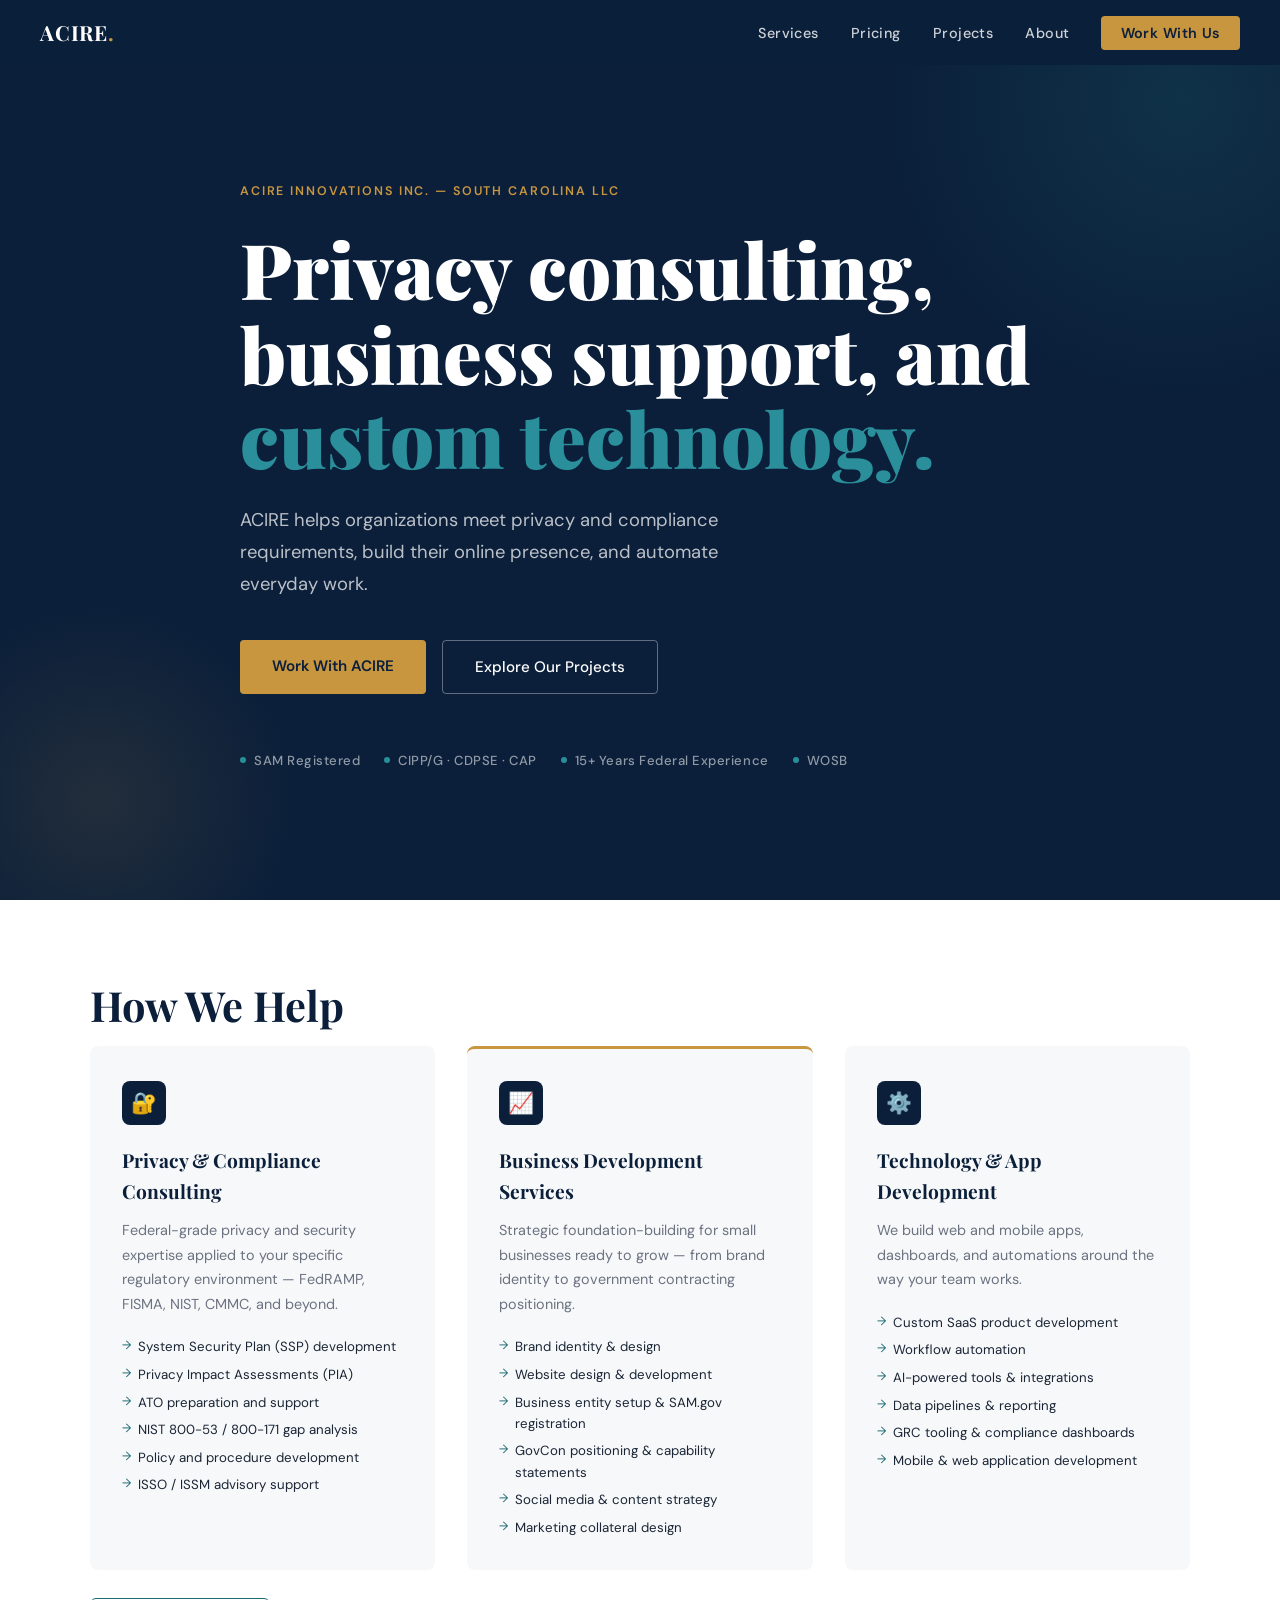
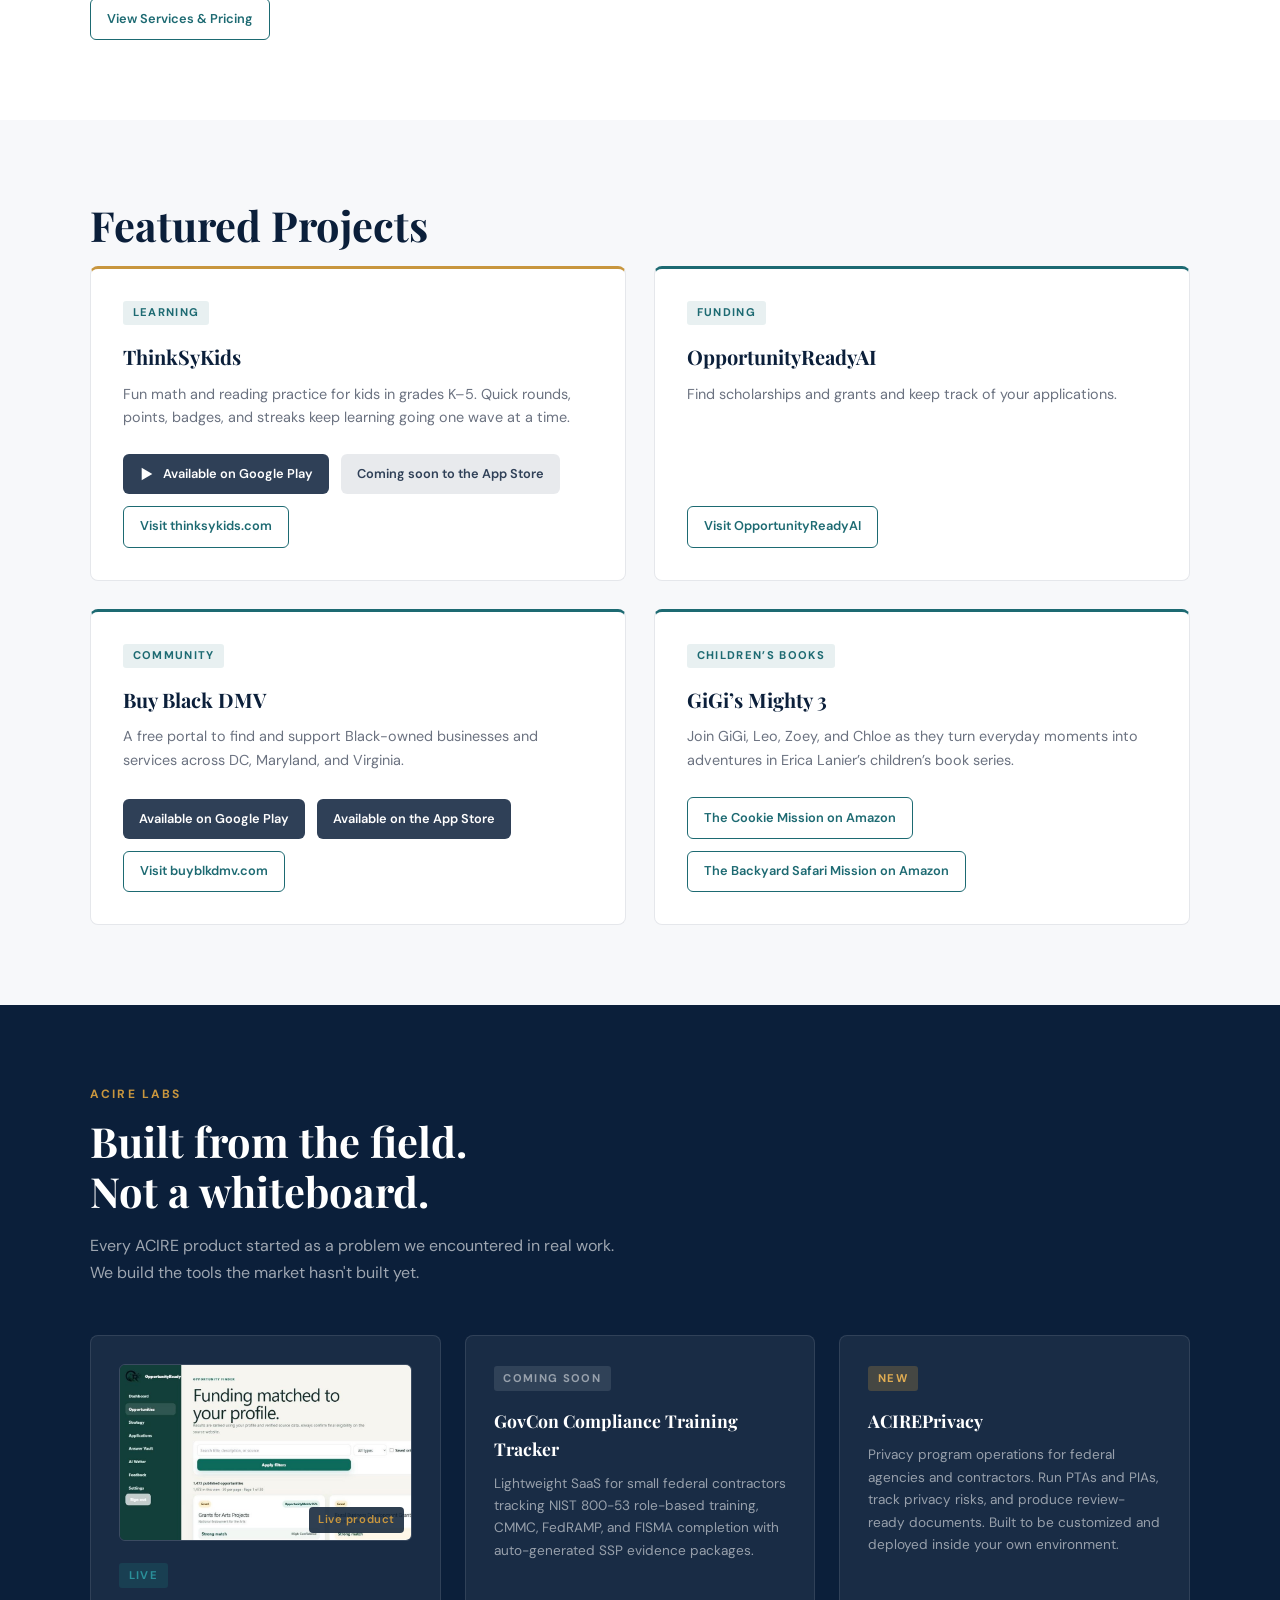
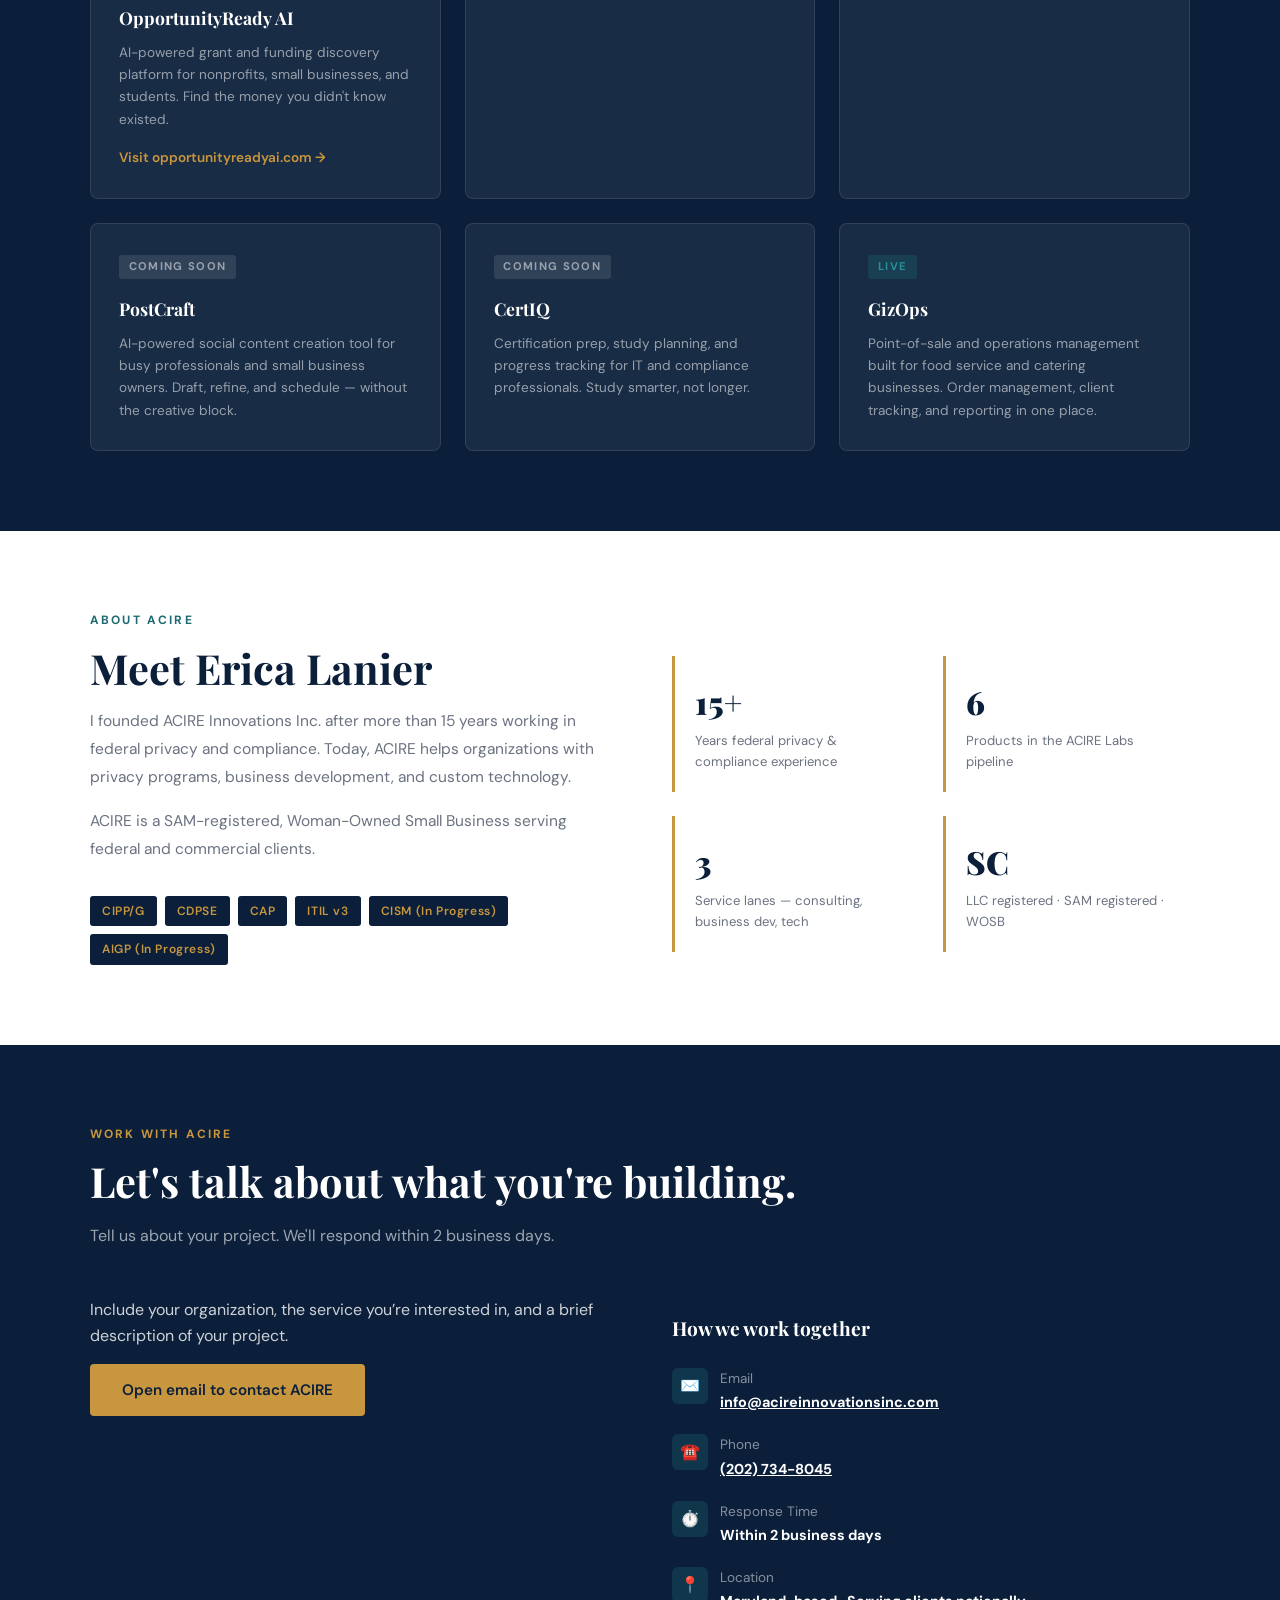
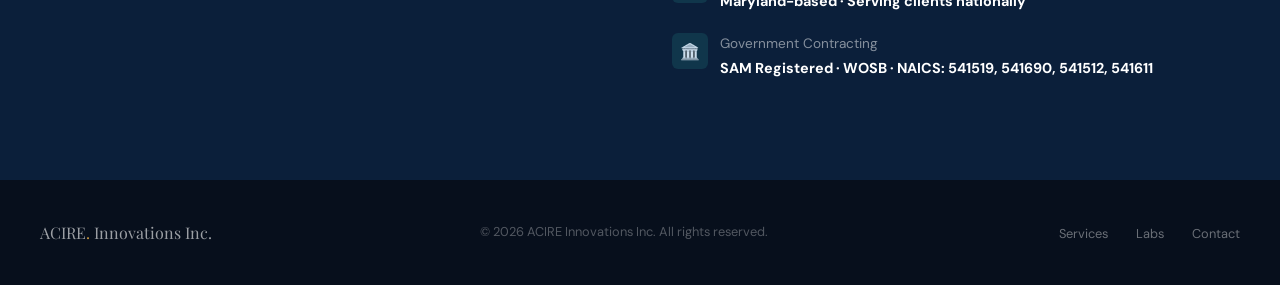
<file: index.html>
<!DOCTYPE html>
<html lang="en">
<head>
  <meta charset="UTF-8" />
  <meta name="viewport" content="width=device-width, initial-scale=1.0" />
  <title>ACIRE Innovations Inc. | Privacy, Business &amp; Technology Consulting</title>
  <link rel="preconnect" href="https://fonts.googleapis.com" />
  <link href="https://fonts.googleapis.com/css2?family=DM+Sans:wght@300;400;500;600&family=Playfair+Display:wght@700;900&display=swap" rel="stylesheet" />
  <link rel="stylesheet" href="/styles.css" />
</head>
<body>

<!-- NAV -->
<nav>
  <a href="#" class="nav-logo">ACIRE<span>.</span></a>
  <button type="button" class="hamburger" aria-label="Main menu" aria-expanded="false" aria-controls="main-menu">☰</button>
  <ul class="nav-links" id="main-menu">
    <li><a href="#services">Services</a></li>
    <li><a href="/services-pricing.html">Pricing</a></li>
    <li><a href="#community">Projects</a></li>
    <li><a href="#about">About</a></li>
    <li><a href="#contact" class="nav-cta">Work With Us</a></li>
  </ul>
</nav>

<!-- HERO -->
<section class="hero">
  <div class="hero-inner">
    <span class="hero-eyebrow">ACIRE Innovations Inc. — South Carolina LLC</span>
    <h1>Privacy consulting, business support, and <em>custom technology.</em></h1>
    <p class="hero-sub">ACIRE helps organizations meet privacy and compliance requirements, build their online presence, and automate everyday work.</p>
    <div class="hero-actions">
      <a href="#contact" class="btn-primary">Work With ACIRE</a>
      <a href="#community" class="btn-outline">Explore Our Projects</a>
    </div>
    <div class="hero-badges">
      <span class="badge"><span class="badge-dot"></span> SAM Registered</span>
      <span class="badge"><span class="badge-dot"></span> CIPP/G · CDPSE · CAP</span>
      <span class="badge"><span class="badge-dot"></span> 15+ Years Federal Experience</span>
      <span class="badge"><span class="badge-dot"></span> WOSB</span>
    </div>
  </div>
</section>

<!-- SERVICES -->
<section id="services">
  <div class="section-inner">
    <h2 class="section-title">How We Help</h2>
    <div class="services-grid">
      <div class="service-card">
        <div class="service-icon">🔐</div>
        <h3>Privacy & Compliance Consulting</h3>
        <p>Federal-grade privacy and security expertise applied to your specific regulatory environment — FedRAMP, FISMA, NIST, CMMC, and beyond.</p>
        <ul class="service-list">
          <li>System Security Plan (SSP) development</li>
          <li>Privacy Impact Assessments (PIA)</li>
          <li>ATO preparation and support</li>
          <li>NIST 800-53 / 800-171 gap analysis</li>
          <li>Policy and procedure development</li>
          <li>ISSO / ISSM advisory support</li>
        </ul>
      </div>
      <div class="service-card accent">
        <div class="service-icon">📈</div>
        <h3>Business Development Services</h3>
        <p>Strategic foundation-building for small businesses ready to grow — from brand identity to government contracting positioning.</p>
        <ul class="service-list">
          <li>Brand identity & design</li>
          <li>Website design & development</li>
          <li>Business entity setup & SAM.gov registration</li>
          <li>GovCon positioning & capability statements</li>
          <li>Social media & content strategy</li>
          <li>Marketing collateral design</li>
        </ul>
      </div>
      <div class="service-card">
        <div class="service-icon">⚙️</div>
        <h3>Technology & App Development</h3>
        <p>We build web and mobile apps, dashboards, and automations around the way your team works.</p>
        <ul class="service-list">
          <li>Custom SaaS product development</li>
          <li>Workflow automation</li>
          <li>AI-powered tools & integrations</li>
          <li>Data pipelines & reporting</li>
          <li>GRC tooling & compliance dashboards</li>
          <li>Mobile & web application development</li>
        </ul>
      </div>
    </div>
    <p id="business"><a class="community-link" href="/services-pricing.html">View Services &amp; Pricing</a></p>
  </div>
</section>

<!-- EVERYDAY COMMUNITY -->
<section id="community" class="community">
  <div class="section-inner">
    <h2 class="section-title">Featured Projects</h2>
    <div class="community-grid">
      <div class="community-card accent">
        <span class="lab-tag">Learning</span>
        <h3>ThinkSyKids</h3>
        <p>Fun math and reading practice for kids in grades K–5. Quick rounds, points, badges, and streaks keep learning going one wave at a time.</p>
        <div class="community-links">
          <span class="play-badge"><svg viewBox="0 0 24 24" aria-hidden="true"><path d="M4 2.5v19l16-9.5z"/></svg> Available on Google Play</span>
          <span class="play-badge soon">Coming soon to the App Store</span>
          <a class="community-link" href="https://thinksykids.com" target="_blank" rel="noopener">Visit thinksykids.com</a>
        </div>
      </div>
      <div class="community-card">
        <span class="lab-tag">Funding</span>
        <h3>OpportunityReadyAI</h3>
        <p>Find scholarships and grants and keep track of your applications.</p>
        <div class="community-links">
          <a class="community-link" href="https://opportunityreadyai.com" target="_blank" rel="noopener">Visit OpportunityReadyAI</a>
        </div>
      </div>
      <div class="community-card">
        <span class="lab-tag">Community</span>
        <h3>Buy Black DMV</h3>
        <p>A free portal to find and support Black-owned businesses and services across DC, Maryland, and Virginia.</p>
        <div class="community-links">
          <span class="play-badge">Available on Google Play</span>
          <span class="play-badge">Available on the App Store</span>
          <a class="community-link" href="https://buyblkdmv.com/" target="_blank" rel="noopener">Visit buyblkdmv.com</a>
        </div>
      </div>
      <div class="community-card" id="gigis-mighty-3">
        <span class="lab-tag">Children’s Books</span>
        <h3>GiGi’s Mighty 3</h3>
        <p>Join GiGi, Leo, Zoey, and Chloe as they turn everyday moments into adventures in Erica Lanier’s children’s book series.</p>
        <div class="community-links">
          <a class="community-link" href="https://www.amazon.com/dp/B0HN4SB9DP" target="_blank" rel="noopener">The Cookie Mission on Amazon</a>
          <a class="community-link" href="https://www.amazon.com/dp/B0HKTYDGM4" target="_blank" rel="noopener">The Backyard Safari Mission on Amazon</a>
        </div>
      </div>
    </div>
  </div>
</section>

<!-- ACIRE LABS -->
<section id="labs" class="labs">
  <div class="section-inner">
    <span class="section-eyebrow">ACIRE Labs</span>
    <h2 class="section-title">Built from the field.<br>Not a whiteboard.</h2>
    <p class="section-sub">Every ACIRE product started as a problem we encountered in real work. We build the tools the market hasn't built yet.</p>
    <div class="labs-grid">
      <div class="lab-card">
        <figure class="lab-shot">
          <img src="[data-uri]" alt="OpportunityReady AI opportunity finder showing funding matched to a user profile" loading="lazy">
          <figcaption>Live product</figcaption>
        </figure>
        <span class="lab-tag live">Live</span>
        <h3>OpportunityReady AI</h3>
        <p>AI-powered grant and funding discovery platform for nonprofits, small businesses, and students. Find the money you didn't know existed.</p>
        <a class="lab-link" href="https://opportunityreadyai.com" target="_blank" rel="noopener">Visit opportunityreadyai.com →</a>
      </div>
      <div class="lab-card">
        <span class="lab-tag soon">Coming Soon</span>
        <h3>GovCon Compliance Training Tracker</h3>
        <p>Lightweight SaaS for small federal contractors tracking NIST 800-53 role-based training, CMMC, FedRAMP, and FISMA completion with auto-generated SSP evidence packages.</p>
      </div>
      <div class="lab-card">
        <span class="lab-tag beta">New</span>
        <h3>ACIREPrivacy</h3>
        <p>Privacy program operations for federal agencies and contractors. Run PTAs and PIAs, track privacy risks, and produce review-ready documents. Built to be customized and deployed inside your own environment.</p>
      </div>
      <div class="lab-card">
        <span class="lab-tag soon">Coming Soon</span>
        <h3>PostCraft</h3>
        <p>AI-powered social content creation tool for busy professionals and small business owners. Draft, refine, and schedule — without the creative block.</p>
      </div>
      <div class="lab-card">
        <span class="lab-tag soon">Coming Soon</span>
        <h3>CertIQ</h3>
        <p>Certification prep, study planning, and progress tracking for IT and compliance professionals. Study smarter, not longer.</p>
      </div>
      <div class="lab-card">
        <span class="lab-tag live">Live</span>
        <h3>GizOps</h3>
        <p>Point-of-sale and operations management built for food service and catering businesses. Order management, client tracking, and reporting in one place.</p>
      </div>
    </div>
  </div>
</section>

<!-- ABOUT -->
<section id="about">
  <div class="section-inner">
    <div class="about-grid">
      <div class="about-text">
        <span class="section-eyebrow">About ACIRE</span>
        <h2 class="section-title">Meet Erica Lanier</h2>
        <p>I founded ACIRE Innovations Inc. after more than 15 years working in federal privacy and compliance. Today, ACIRE helps organizations with privacy programs, business development, and custom technology.</p>
        <p>ACIRE is a SAM-registered, Woman-Owned Small Business serving federal and commercial clients.</p>
        <div class="about-certs">
          <span class="cert-chip">CIPP/G</span>
          <span class="cert-chip">CDPSE</span>
          <span class="cert-chip">CAP</span>
          <span class="cert-chip">ITIL v3</span>
          <span class="cert-chip">CISM (In Progress)</span>
          <span class="cert-chip">AIGP (In Progress)</span>
        </div>
      </div>
      <div>
        <div class="about-stats">
          <div class="stat-box">
            <div class="stat-num">15+</div>
            <div class="stat-label">Years federal privacy & compliance experience</div>
          </div>
          <div class="stat-box">
            <div class="stat-num">6</div>
            <div class="stat-label">Products in the ACIRE Labs pipeline</div>
          </div>
          <div class="stat-box">
            <div class="stat-num">3</div>
            <div class="stat-label">Service lanes — consulting, business dev, tech</div>
          </div>
          <div class="stat-box">
            <div class="stat-num">SC</div>
            <div class="stat-label">LLC registered · SAM registered · WOSB</div>
          </div>
        </div>
      </div>
    </div>
  </div>
</section>

<!-- CONTACT -->
<section id="contact" class="contact">
  <div class="section-inner">
    <span class="section-eyebrow">Work With ACIRE</span>
    <h2 class="section-title">Let's talk about what you're building.</h2>
    <p class="section-sub">Tell us about your project. We'll respond within 2 business days.</p>
    <div class="contact-grid">
      <div class="contact-email">
        <p>Include your organization, the service you’re interested in, and a brief description of your project.</p>
        <a class="btn-primary" href="mailto:info@acireinnovationsinc.com?subject=ACIRE%20project%20inquiry">Open email to contact ACIRE</a>
      </div>
      <div class="contact-info">
        <h3>How we work together</h3>
        <div class="contact-item">
          <div class="contact-item-icon">✉️</div>
          <div class="contact-item-text">
            <p>Email</p>
            <strong><a href="mailto:info@acireinnovationsinc.com">info@acireinnovationsinc.com</a></strong>
          </div>
        </div>
        <div class="contact-item">
          <div class="contact-item-icon" aria-hidden="true">☎️</div>
          <div class="contact-item-text">
            <p>Phone</p>
            <strong><a href="tel:+12027348045">(202) 734-8045</a></strong>
          </div>
        </div>
        <div class="contact-item">
          <div class="contact-item-icon">⏱️</div>
          <div class="contact-item-text">
            <p>Response Time</p>
            <strong>Within 2 business days</strong>
          </div>
        </div>
        <div class="contact-item">
          <div class="contact-item-icon">📍</div>
          <div class="contact-item-text">
            <p>Location</p>
            <strong>Maryland-based · Serving clients nationally</strong>
          </div>
        </div>
        <div class="contact-item">
          <div class="contact-item-icon">🏛️</div>
          <div class="contact-item-text">
            <p>Government Contracting</p>
            <strong>SAM Registered · WOSB · NAICS: 541519, 541690, 541512, 541611</strong>
          </div>
        </div>
      </div>
    </div>
  </div>
</section>

<!-- FOOTER -->
<footer>
  <div class="footer-logo">ACIRE<span>.</span> Innovations Inc.</div>
  <p>© 2026 ACIRE Innovations Inc. All rights reserved.</p>
  <div>
    <a href="#services">Services</a>
    <a href="#labs">Labs</a>
    <a href="#contact">Contact</a>
  </div>
</footer>

<script>
  const menuButton = document.querySelector('.hamburger');
  const menu = document.getElementById('main-menu');

  function setMenuOpen(open) {
    menu.classList.toggle('open', open);
    menuButton.setAttribute('aria-expanded', String(open));
  }

  menuButton.addEventListener('click', () => setMenuOpen(!menu.classList.contains('open')));
  menu.querySelectorAll('a').forEach(link => {
    link.addEventListener('click', () => {
      if (menu.classList.contains('open')) menuButton.focus();
      setMenuOpen(false);
    });
  });
  document.querySelector('nav').addEventListener('keydown', event => {
    if (event.key === 'Escape' && menu.classList.contains('open')) {
      setMenuOpen(false);
      menuButton.focus();
    }
  });

</script>
</body>
</html>
</file>
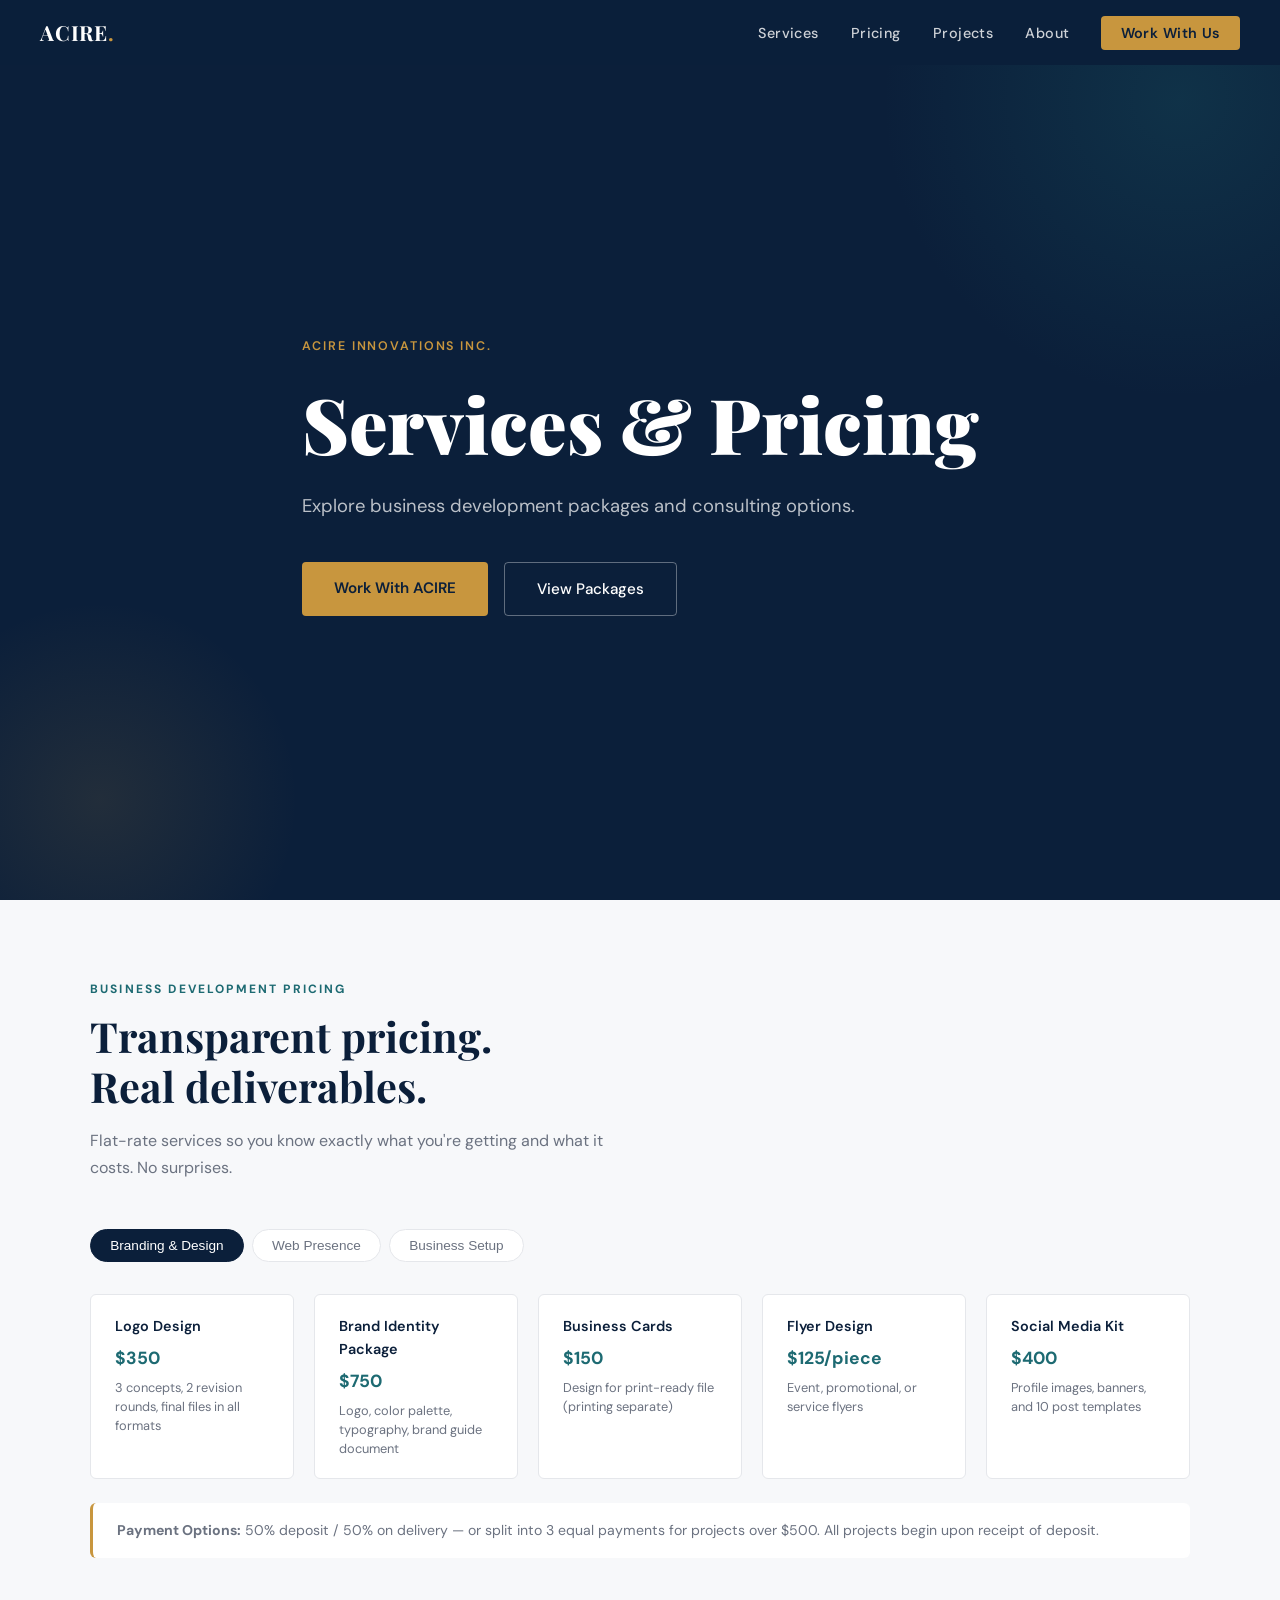
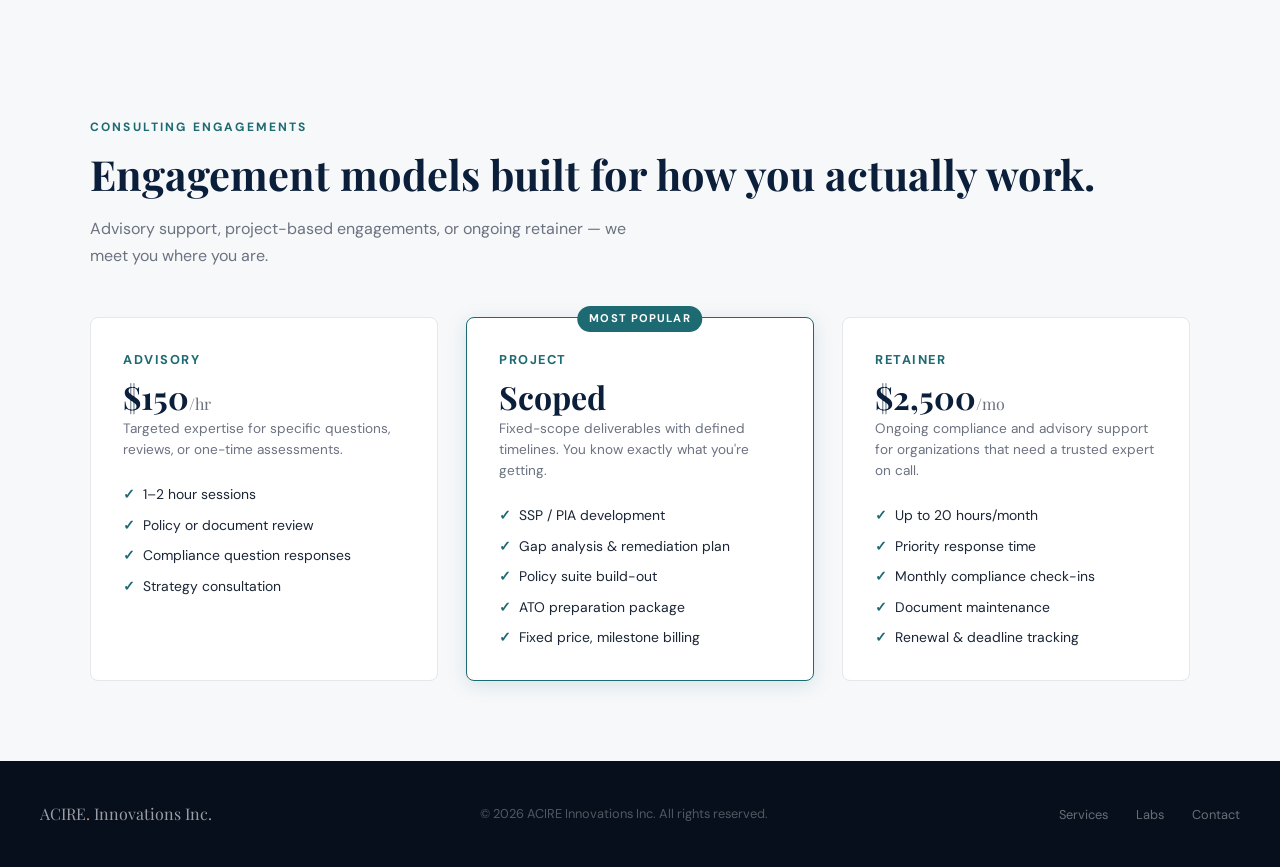
<file: services-pricing.html>
<!DOCTYPE html>
<html lang="en">
<head>
  <meta charset="UTF-8" />
  <meta name="viewport" content="width=device-width, initial-scale=1.0" />
  <title>Services &amp; Pricing | ACIRE Innovations Inc.</title>
  <link rel="preconnect" href="https://fonts.googleapis.com" />
  <link href="https://fonts.googleapis.com/css2?family=DM+Sans:wght@300;400;500;600&family=Playfair+Display:wght@700;900&display=swap" rel="stylesheet" />
  <link rel="stylesheet" href="/styles.css" />
</head>
<body>

<!-- NAV -->
<nav>
  <a href="/" class="nav-logo">ACIRE<span>.</span></a>
  <button type="button" class="hamburger" aria-label="Main menu" aria-expanded="false" aria-controls="main-menu">☰</button>
  <ul class="nav-links" id="main-menu">
    <li><a href="/#services">Services</a></li>
    <li><a href="/services-pricing.html" aria-current="page">Pricing</a></li>
    <li><a href="/#community">Projects</a></li>
    <li><a href="/#about">About</a></li>
    <li><a href="/#contact" class="nav-cta">Work With Us</a></li>
  </ul>
</nav>

<section class="hero">
  <div class="hero-inner">
    <span class="hero-eyebrow">ACIRE Innovations Inc.</span>
    <h1>Services &amp; Pricing</h1>
    <p class="hero-sub">Explore business development packages and consulting options.</p>
    <div class="hero-actions">
      <a href="/#contact" class="btn-primary">Work With ACIRE</a>
      <a href="#business" class="btn-outline">View Packages</a>
    </div>
  </div>
</section>

<!-- BUSINESS DEV PRICING -->
<section id="business" class="biz-dev">
  <div class="section-inner">
    <span class="section-eyebrow">Business Development Pricing</span>
    <h2 class="section-title">Transparent pricing.<br>Real deliverables.</h2>
    <p class="section-sub">Flat-rate services so you know exactly what you're getting and what it costs. No surprises.</p>

    <div class="pricing-tabs">
      <button type="button" class="tab-btn active" aria-controls="branding" aria-pressed="true">Branding & Design</button>
      <button type="button" class="tab-btn" aria-controls="web" aria-pressed="false">Web Presence</button>
      <button type="button" class="tab-btn" aria-controls="setup" aria-pressed="false">Business Setup</button>
    </div>

    <div id="branding" class="tab-panel active">
      <div class="pricing-grid">
        <div class="price-item">
          <h4>Logo Design</h4>
          <div class="price">$350</div>
          <p>3 concepts, 2 revision rounds, final files in all formats</p>
        </div>
        <div class="price-item">
          <h4>Brand Identity Package</h4>
          <div class="price">$750</div>
          <p>Logo, color palette, typography, brand guide document</p>
        </div>
        <div class="price-item">
          <h4>Business Cards</h4>
          <div class="price">$150</div>
          <p>Design for print-ready file (printing separate)</p>
        </div>
        <div class="price-item">
          <h4>Flyer Design</h4>
          <div class="price">$125/piece</div>
          <p>Event, promotional, or service flyers</p>
        </div>
        <div class="price-item">
          <h4>Social Media Kit</h4>
          <div class="price">$400</div>
          <p>Profile images, banners, and 10 post templates</p>
        </div>
      </div>
    </div>

    <div id="web" class="tab-panel">
      <div class="pricing-grid">
        <div class="price-item">
          <h4>Landing Page</h4>
          <div class="price">$800</div>
          <p>Single-page site with contact form and mobile optimization</p>
        </div>
        <div class="price-item">
          <h4>Multi-Page Site</h4>
          <div class="price">$1,500</div>
          <p>Up to 5 pages, contact form, mobile-responsive</p>
        </div>
        <div class="price-item">
          <h4>Full Business Site</h4>
          <div class="price">$2,500</div>
          <p>Up to 10 pages, blog, contact, analytics setup</p>
        </div>
      </div>
    </div>

    <div id="setup" class="tab-panel">
      <div class="pricing-grid">
        <div class="price-item">
          <h4>Complete Business Setup Bundle</h4>
          <div class="price">$650</div>
          <p>LLC formation guidance, EIN application, SAM.gov registration, business bank account guidance, license research</p>
        </div>
        <div class="price-item">
          <h4>SAM.gov Registration Only</h4>
          <div class="price">$200</div>
          <p>Full registration support and annual renewal reminder</p>
        </div>
        <div class="price-item">
          <h4>Capability Statement</h4>
          <div class="price">$300</div>
          <p>GovCon-ready one-pager with NAICS codes and past performance</p>
        </div>
      </div>
    </div>

    <div class="payment-note">
      <strong>Payment Options:</strong> 50% deposit / 50% on delivery — or split into 3 equal payments for projects over $500. All projects begin upon receipt of deposit.
    </div>
  </div>
</section>

<!-- CONSULTING TIERS -->
<section class="consulting-pricing">
  <div class="section-inner">
    <span class="section-eyebrow">Consulting Engagements</span>
    <h2 class="section-title">Engagement models built for how you actually work.</h2>
    <p class="section-sub">Advisory support, project-based engagements, or ongoing retainer — we meet you where you are.</p>
    <div class="tier-grid">
      <div class="tier-card">
        <h3>Advisory</h3>
        <div class="tier-price">$150<span style="font-size:1rem;font-weight:400;color:var(--gray)">/hr</span></div>
        <p class="tier-desc">Targeted expertise for specific questions, reviews, or one-time assessments.</p>
        <ul class="tier-list">
          <li>1–2 hour sessions</li>
          <li>Policy or document review</li>
          <li>Compliance question responses</li>
          <li>Strategy consultation</li>
        </ul>
      </div>
      <div class="tier-card featured">
        <span class="featured-badge">Most Popular</span>
        <h3>Project</h3>
        <div class="tier-price">Scoped</div>
        <p class="tier-desc">Fixed-scope deliverables with defined timelines. You know exactly what you're getting.</p>
        <ul class="tier-list">
          <li>SSP / PIA development</li>
          <li>Gap analysis & remediation plan</li>
          <li>Policy suite build-out</li>
          <li>ATO preparation package</li>
          <li>Fixed price, milestone billing</li>
        </ul>
      </div>
      <div class="tier-card">
        <h3>Retainer</h3>
        <div class="tier-price">$2,500<span style="font-size:1rem;font-weight:400;color:var(--gray)">/mo</span></div>
        <p class="tier-desc">Ongoing compliance and advisory support for organizations that need a trusted expert on call.</p>
        <ul class="tier-list">
          <li>Up to 20 hours/month</li>
          <li>Priority response time</li>
          <li>Monthly compliance check-ins</li>
          <li>Document maintenance</li>
          <li>Renewal & deadline tracking</li>
        </ul>
      </div>
    </div>
  </div>
</section>

<!-- FOOTER -->
<footer>
  <div class="footer-logo">ACIRE<span>.</span> Innovations Inc.</div>
  <p>© 2026 ACIRE Innovations Inc. All rights reserved.</p>
  <div>
    <a href="/#services">Services</a>
    <a href="/#labs">Labs</a>
    <a href="/#contact">Contact</a>
  </div>
</footer>

<script>
  const menuButton = document.querySelector('.hamburger');
  const menu = document.getElementById('main-menu');

  function setMenuOpen(open) {
    menu.classList.toggle('open', open);
    menuButton.setAttribute('aria-expanded', String(open));
  }

  menuButton.addEventListener('click', () => setMenuOpen(!menu.classList.contains('open')));
  menu.querySelectorAll('a').forEach(link => {
    link.addEventListener('click', () => {
      if (menu.classList.contains('open')) menuButton.focus();
      setMenuOpen(false);
    });
  });
  document.querySelector('nav').addEventListener('keydown', event => {
    if (event.key === 'Escape' && menu.classList.contains('open')) {
      setMenuOpen(false);
      menuButton.focus();
    }
  });

  const pricingButtons = document.querySelectorAll('.tab-btn');
  pricingButtons.forEach(button => {
    button.addEventListener('click', () => {
      pricingButtons.forEach(option => {
        const active = option === button;
        option.classList.toggle('active', active);
        option.setAttribute('aria-pressed', String(active));
        document.getElementById(option.getAttribute('aria-controls')).classList.toggle('active', active);
      });
    });
  });
</script>

</body>
</html>
</file>
<file: styles.css>
*, *::before, *::after { box-sizing: border-box; margin: 0; padding: 0; }

:root {
  --navy: #0B1F3A;
  --navy-mid: #112845;
  --teal: #1D6A72;
  --teal-light: #2A8F9A;
  --gold: #C8963E;
  --gold-light: #E0AC52;
  --white: #FFFFFF;
  --off-white: #F7F8FA;
  --gray: #6B7280;
  --gray-light: #E5E7EB;
  --text: #1A2535;
}

html { scroll-behavior: smooth; scroll-padding-top: 5rem; }
@media (prefers-reduced-motion: reduce) {
  html { scroll-behavior: auto; }
}

body {
  font-family: 'DM Sans', sans-serif;
  color: var(--text);
  background: var(--white);
  line-height: 1.6;
}

/* NAV */
nav {
  position: fixed;
  top: 0; left: 0; right: 0;
  background: rgba(11, 31, 58, 0.97);
  backdrop-filter: blur(8px);
  z-index: 100;
  padding: 1rem 2.5rem;
  display: flex;
  align-items: center;
  justify-content: space-between;
}

.nav-logo {
  font-family: 'Playfair Display', serif;
  color: var(--white);
  font-size: 1.3rem;
  font-weight: 700;
  letter-spacing: 0.04em;
  text-decoration: none;
}

.nav-logo span { color: var(--gold); }

.nav-links {
  display: flex;
  gap: 2rem;
  list-style: none;
}

.nav-links a {
  color: rgba(255,255,255,0.8);
  text-decoration: none;
  font-size: 0.9rem;
  font-weight: 500;
  letter-spacing: 0.03em;
  transition: color 0.2s;
}

.nav-links a:hover { color: var(--gold); }

.nav-cta {
  background: var(--gold);
  color: var(--navy) !important;
  padding: 0.5rem 1.2rem;
  border-radius: 4px;
  font-weight: 600 !important;
}

.nav-cta:hover { background: var(--gold-light) !important; color: var(--navy) !important; }

.hamburger { display: none; cursor: pointer; color: white; font-size: 1.5rem; background: none; border: none; }

/* HERO */
.hero {
  min-height: 100vh;
  background: var(--navy);
  display: flex;
  align-items: center;
  padding: 8rem 2.5rem 5rem;
  position: relative;
  overflow: hidden;
}

.hero::before {
  content: '';
  position: absolute;
  top: -200px; right: -200px;
  width: 600px; height: 600px;
  background: radial-gradient(circle, rgba(29,106,114,0.25) 0%, transparent 70%);
  pointer-events: none;
}

.hero::after {
  content: '';
  position: absolute;
  bottom: -100px; left: -100px;
  width: 400px; height: 400px;
  background: radial-gradient(circle, rgba(200,150,62,0.12) 0%, transparent 70%);
  pointer-events: none;
}

.hero-inner {
  max-width: 1100px;
  margin: 0 auto;
  position: relative;
  z-index: 1;
}

.hero-eyebrow {
  display: inline-block;
  font-size: 0.78rem;
  font-weight: 600;
  letter-spacing: 0.15em;
  text-transform: uppercase;
  color: var(--gold);
  margin-bottom: 1.5rem;
}

.hero h1 {
  font-family: 'Playfair Display', serif;
  font-size: clamp(2.8rem, 6vw, 5rem);
  font-weight: 900;
  color: var(--white);
  line-height: 1.1;
  margin-bottom: 1.5rem;
  max-width: 800px;
}

.hero h1 em {
  font-style: normal;
  color: var(--teal-light);
}

.hero-sub {
  font-size: 1.15rem;
  color: rgba(255,255,255,0.72);
  max-width: 560px;
  margin-bottom: 2.5rem;
  line-height: 1.75;
}

.hero-actions {
  display: flex;
  gap: 1rem;
  flex-wrap: wrap;
}

.btn-primary {
  background: var(--gold);
  color: var(--navy);
  padding: 0.85rem 2rem;
  border-radius: 4px;
  text-decoration: none;
  font-weight: 600;
  font-size: 0.95rem;
  transition: background 0.2s, transform 0.15s;
  display: inline-block;
}

.btn-primary:hover { background: var(--gold-light); transform: translateY(-1px); }

.btn-outline {
  border: 1.5px solid rgba(255,255,255,0.35);
  color: var(--white);
  padding: 0.85rem 2rem;
  border-radius: 4px;
  text-decoration: none;
  font-weight: 500;
  font-size: 0.95rem;
  transition: border-color 0.2s, background 0.2s;
  display: inline-block;
}

.btn-outline:hover { border-color: var(--teal-light); background: rgba(29,106,114,0.15); }

.hero-badges {
  display: flex;
  gap: 1.5rem;
  margin-top: 3.5rem;
  flex-wrap: wrap;
}

.badge {
  display: flex;
  align-items: center;
  gap: 0.5rem;
  color: rgba(255,255,255,0.55);
  font-size: 0.82rem;
  font-weight: 500;
  letter-spacing: 0.04em;
}

.badge-dot {
  width: 6px; height: 6px;
  border-radius: 50%;
  background: var(--teal-light);
}

/* SECTION SHARED */
section { padding: 5rem 2.5rem; }

.section-inner { max-width: 1100px; margin: 0 auto; }

.section-eyebrow {
  display: block;
  font-size: 0.75rem;
  font-weight: 700;
  letter-spacing: 0.18em;
  text-transform: uppercase;
  color: var(--teal);
  margin-bottom: 0.75rem;
}

.section-title {
  font-family: 'Playfair Display', serif;
  font-size: clamp(1.8rem, 3.5vw, 2.6rem);
  font-weight: 700;
  color: var(--navy);
  line-height: 1.2;
  margin-bottom: 1rem;
}

.section-sub {
  font-size: 1rem;
  color: var(--gray);
  max-width: 540px;
  margin-bottom: 3rem;
  line-height: 1.7;
}

/* PROBLEM BAND */
.problem-band {
  background: var(--off-white);
  padding: 4rem 2.5rem;
}

.problem-grid {
  display: grid;
  grid-template-columns: repeat(auto-fit, minmax(240px, 1fr));
  gap: 2rem;
  margin-top: 2.5rem;
}

.problem-card {
  background: var(--white);
  border-left: 3px solid var(--gold);
  padding: 1.5rem 1.75rem;
  border-radius: 0 6px 6px 0;
}

.problem-card p {
  font-size: 0.95rem;
  color: var(--gray);
  line-height: 1.65;
}

.problem-card strong {
  display: block;
  font-size: 0.85rem;
  font-weight: 600;
  color: var(--navy);
  margin-bottom: 0.5rem;
  letter-spacing: 0.02em;
}

/* SERVICES */
.services-grid {
  display: grid;
  grid-template-columns: repeat(auto-fit, minmax(min(100%, 300px), 1fr));
  gap: 2rem;
}

.service-card {
  background: var(--off-white);
  border-radius: 8px;
  padding: 2rem;
  border-top: 3px solid transparent;
  transition: border-color 0.2s, transform 0.2s, box-shadow 0.2s;
}

.service-card:hover {
  border-top-color: var(--teal);
  transform: translateY(-3px);
  box-shadow: 0 8px 30px rgba(11,31,58,0.1);
}

.service-card.accent { border-top-color: var(--gold); }
.service-card.accent:hover { border-top-color: var(--gold-light); }

.service-icon {
  width: 44px; height: 44px;
  background: var(--navy);
  border-radius: 8px;
  display: flex;
  align-items: center;
  justify-content: center;
  margin-bottom: 1.25rem;
  font-size: 1.3rem;
}

.service-card h3 {
  font-family: 'Playfair Display', serif;
  font-size: 1.2rem;
  font-weight: 700;
  color: var(--navy);
  margin-bottom: 0.75rem;
}

.service-card p {
  font-size: 0.9rem;
  color: var(--gray);
  line-height: 1.7;
  margin-bottom: 1.25rem;
}

.service-list {
  list-style: none;
  display: flex;
  flex-direction: column;
  gap: 0.4rem;
}

.service-list li {
  font-size: 0.83rem;
  color: var(--text);
  padding-left: 1rem;
  position: relative;
}

.service-list li::before {
  content: '→';
  position: absolute;
  left: 0;
  color: var(--teal);
  font-size: 0.75rem;
}

/* BUSINESS DEV PRICING */
.biz-dev { background: var(--off-white); }

.pricing-tabs {
  display: flex;
  gap: 0.5rem;
  margin-bottom: 2rem;
  flex-wrap: wrap;
}

.tab-btn {
  padding: 0.5rem 1.2rem;
  border: 1.5px solid var(--gray-light);
  background: var(--white);
  border-radius: 20px;
  font-size: 0.85rem;
  font-weight: 500;
  cursor: pointer;
  color: var(--gray);
  transition: all 0.2s;
}

.tab-btn.active, .tab-btn:hover {
  background: var(--navy);
  color: var(--white);
  border-color: var(--navy);
}

.tab-panel { display: none; }
.tab-panel.active { display: block; }

.pricing-grid {
  display: grid;
  grid-template-columns: repeat(auto-fit, minmax(200px, 1fr));
  gap: 1.25rem;
}

.price-item {
  background: var(--white);
  border-radius: 6px;
  padding: 1.25rem 1.5rem;
  border: 1px solid var(--gray-light);
}

.price-item h4 {
  font-size: 0.9rem;
  font-weight: 600;
  color: var(--navy);
  margin-bottom: 0.35rem;
}

.price-item .price {
  font-size: 1.1rem;
  font-weight: 700;
  color: var(--teal);
}

.price-item p {
  font-size: 0.8rem;
  color: var(--gray);
  margin-top: 0.35rem;
  line-height: 1.5;
}

.payment-note {
  margin-top: 1.5rem;
  padding: 1rem 1.5rem;
  background: var(--white);
  border-radius: 6px;
  border-left: 3px solid var(--gold);
  font-size: 0.88rem;
  color: var(--gray);
}

/* LABS */
.labs { background: var(--navy); }
.labs .section-title { color: var(--white); }
.labs .section-sub { color: rgba(255,255,255,0.6); }
.labs .section-eyebrow { color: var(--gold); }

.labs-grid {
  display: grid;
  grid-template-columns: repeat(auto-fit, minmax(260px, 1fr));
  gap: 1.5rem;
}

.lab-card {
  background: rgba(255,255,255,0.06);
  border: 1px solid rgba(255,255,255,0.1);
  border-radius: 8px;
  padding: 1.75rem;
  transition: background 0.2s, border-color 0.2s;
}

.lab-card:hover {
  background: rgba(255,255,255,0.1);
  border-color: rgba(200,150,62,0.4);
}

.lab-tag {
  display: inline-block;
  font-size: 0.7rem;
  font-weight: 700;
  letter-spacing: 0.12em;
  text-transform: uppercase;
  padding: 0.2rem 0.6rem;
  border-radius: 3px;
  margin-bottom: 1rem;
}

.lab-tag.live { background: rgba(29,106,114,0.3); color: var(--teal-light); }
.lab-tag.beta { background: rgba(200,150,62,0.25); color: var(--gold-light); }
.lab-tag.soon { background: rgba(255,255,255,0.1); color: rgba(255,255,255,0.5); }

.lab-card h3 {
  font-family: 'Playfair Display', serif;
  font-size: 1.1rem;
  color: var(--white);
  margin-bottom: 0.6rem;
}

.lab-card p {
  font-size: 0.85rem;
  color: rgba(255,255,255,0.55);
  line-height: 1.65;
}

/* EVERYDAY COMMUNITY */
.community { background: var(--off-white); }
.community-grid {
  display: grid;
  grid-template-columns: repeat(2, minmax(0, 1fr));
  gap: 1.75rem;
}
.community-card {
  background: var(--white);
  border: 1px solid var(--gray-light);
  border-top: 3px solid var(--teal);
  border-radius: 8px;
  padding: 2rem;
  display: flex;
  flex-direction: column;
}
.community-card.accent { border-top-color: var(--gold); }
.community-card .lab-tag { align-self: flex-start; background: rgba(29,106,114,0.1); color: var(--teal); }
.community-card h3 {
  font-family: 'Playfair Display', serif;
  font-size: 1.25rem;
  color: var(--navy);
  margin-bottom: 0.6rem;
}
.community-card p { font-size: 0.9rem; color: var(--gray); line-height: 1.65; margin-bottom: 1.5rem; flex-grow: 1; }
.community-links { display: flex; flex-wrap: wrap; gap: 0.75rem; }
.play-badge {
  display: inline-flex; align-items: center; gap: 0.5rem;
  background: var(--navy); color: var(--white);
  font-size: 0.8rem; font-weight: 600;
  padding: 0.6rem 1rem; border-radius: 6px;
  cursor: default; opacity: 0.85;
}
.play-badge.soon { background: var(--gray-light); color: var(--navy); }
.play-badge svg { width: 16px; height: 16px; fill: currentColor; }
.community-link {
  display: inline-flex; align-items: center;
  font-size: 0.8rem; font-weight: 600; color: var(--teal);
  padding: 0.6rem 1rem; border: 1px solid var(--teal); border-radius: 6px;
  text-decoration: none;
}
.community-link:hover { background: var(--teal); color: var(--white); }

.lab-link { display: inline-block; margin-top: 1rem; font-size: 0.85rem; font-weight: 600; color: var(--gold); text-decoration: none; }
.lab-link:hover { color: var(--gold-light); text-decoration: underline; }

.lab-shot { margin: 0 0 1.25rem; position: relative; }
.lab-shot img { display: block; width: 100%; height: auto; border-radius: 6px; border: 1px solid rgba(255,255,255,0.15); }
.lab-shot figcaption { position: absolute; bottom: 0.5rem; right: 0.5rem; background: rgba(11,30,51,0.85); color: var(--gold); font-size: 0.7rem; font-weight: 600; letter-spacing: 0.05em; padding: 0.25rem 0.55rem; border-radius: 4px; }

/* CONSULTING PRICING */
.consulting-pricing { background: var(--off-white); }

.tier-grid {
  display: grid;
  grid-template-columns: repeat(auto-fit, minmax(260px, 1fr));
  gap: 1.75rem;
  margin-top: 1rem;
}

.tier-card {
  background: var(--white);
  border-radius: 8px;
  padding: 2rem;
  border: 1px solid var(--gray-light);
  position: relative;
}

.tier-card.featured {
  border-color: var(--teal);
  box-shadow: 0 4px 20px rgba(29,106,114,0.15);
}

.featured-badge {
  position: absolute;
  top: -12px; left: 50%;
  transform: translateX(-50%);
  background: var(--teal);
  color: white;
  font-size: 0.7rem;
  font-weight: 700;
  letter-spacing: 0.1em;
  text-transform: uppercase;
  padding: 0.25rem 0.75rem;
  border-radius: 20px;
}

.tier-card h3 {
  font-size: 0.8rem;
  font-weight: 700;
  letter-spacing: 0.12em;
  text-transform: uppercase;
  color: var(--teal);
  margin-bottom: 0.5rem;
}

.tier-card .tier-price {
  font-family: 'Playfair Display', serif;
  font-size: 2rem;
  font-weight: 700;
  color: var(--navy);
  line-height: 1.1;
  margin-bottom: 0.25rem;
}

.tier-card .tier-desc {
  font-size: 0.85rem;
  color: var(--gray);
  margin-bottom: 1.5rem;
  line-height: 1.55;
}

.tier-list {
  list-style: none;
  display: flex;
  flex-direction: column;
  gap: 0.6rem;
}

.tier-list li {
  font-size: 0.87rem;
  color: var(--text);
  padding-left: 1.25rem;
  position: relative;
  line-height: 1.5;
}

.tier-list li::before {
  content: '✓';
  position: absolute;
  left: 0;
  color: var(--teal);
  font-weight: 700;
}

/* ABOUT */
.about-grid {
  display: grid;
  grid-template-columns: 1fr 1fr;
  gap: 4rem;
  align-items: center;
}

.about-stats {
  display: grid;
  grid-template-columns: 1fr 1fr;
  gap: 1.5rem;
  margin-top: 2rem;
}

.stat-box {
  padding: 1.25rem;
  border-left: 3px solid var(--gold);
}

.stat-num {
  font-family: 'Playfair Display', serif;
  font-size: 2rem;
  font-weight: 900;
  color: var(--navy);
}

.stat-label {
  font-size: 0.82rem;
  color: var(--gray);
  margin-top: 0.2rem;
}

.about-certs {
  display: flex;
  flex-wrap: wrap;
  gap: 0.5rem;
  margin-top: 2rem;
}

.cert-chip {
  background: var(--navy);
  color: var(--gold);
  font-size: 0.75rem;
  font-weight: 600;
  padding: 0.35rem 0.75rem;
  border-radius: 3px;
  letter-spacing: 0.05em;
}

.about-text p {
  font-size: 0.97rem;
  color: var(--gray);
  line-height: 1.8;
  margin-bottom: 1rem;
}

/* CONTACT */
.contact { background: var(--navy); }
.contact .section-title { color: var(--white); }
.contact .section-sub { color: rgba(255,255,255,0.6); max-width: 480px; }
.contact .section-eyebrow { color: var(--gold); }

.contact-grid {
  display: grid;
  grid-template-columns: 1fr 1fr;
  gap: 4rem;
  align-items: start;
}

.contact-email {
  display: flex;
  flex-direction: column;
  gap: 1rem;
}

.contact-email .btn-primary { align-self: flex-start; }
.contact-email p { color: rgba(255,255,255,0.8); }
.contact-item-text a { color: inherit; overflow-wrap: anywhere; }

.contact-info { padding-top: 1rem; }

.contact-info h3 {
  font-family: 'Playfair Display', serif;
  font-size: 1.2rem;
  color: var(--white);
  margin-bottom: 1.5rem;
}

.contact-item {
  display: flex;
  gap: 0.75rem;
  align-items: flex-start;
  margin-bottom: 1.25rem;
}

.contact-item-icon {
  width: 36px; height: 36px;
  background: rgba(29,106,114,0.3);
  border-radius: 6px;
  display: flex;
  align-items: center;
  justify-content: center;
  font-size: 1rem;
  flex-shrink: 0;
}

.contact-item-text p {
  font-size: 0.85rem;
  color: rgba(255,255,255,0.5);
}

.contact-item-text strong {
  font-size: 0.9rem;
  color: var(--white);
  display: block;
  margin-top: 0.1rem;
}

/* FOOTER */
footer {
  background: #070F1C;
  padding: 2.5rem 2.5rem;
  display: flex;
  justify-content: space-between;
  align-items: center;
  flex-wrap: wrap;
  gap: 1rem;
}

.footer-logo {
  font-family: 'Playfair Display', serif;
  color: rgba(255,255,255,0.6);
  font-size: 1rem;
}

.footer-logo span { color: var(--gold); }

footer p {
  font-size: 0.8rem;
  color: rgba(255,255,255,0.3);
}

footer a {
  color: rgba(255,255,255,0.4);
  text-decoration: none;
  font-size: 0.8rem;
  margin-left: 1.5rem;
  transition: color 0.2s;
}

footer a:hover { color: var(--gold); }

/* RESPONSIVE */
@media (max-width: 860px) {
  .nav-links { display: none; flex-direction: column; position: absolute; top: 100%; left: 0; right: 0; background: var(--navy); padding: 1.5rem 2rem; gap: 1rem; }
  .nav-links.open { display: flex; }
  .hamburger { display: block; }
  nav { padding: 1rem 1.5rem; }
  section { padding: 3.5rem 1.5rem; }
  .hero { padding: 6rem 1.5rem 4rem; }
  .about-grid { grid-template-columns: 1fr; gap: 2.5rem; }
  .contact-grid { grid-template-columns: 1fr; gap: 2rem; }
  footer { flex-direction: column; align-items: flex-start; }
}

p#business { margin-top: 1.75rem; }
#business, #gigis-mighty-3 { scroll-margin-top: 6rem; }

@media (max-width: 640px) {
  .community-grid { grid-template-columns: 1fr; }
}
</file>
